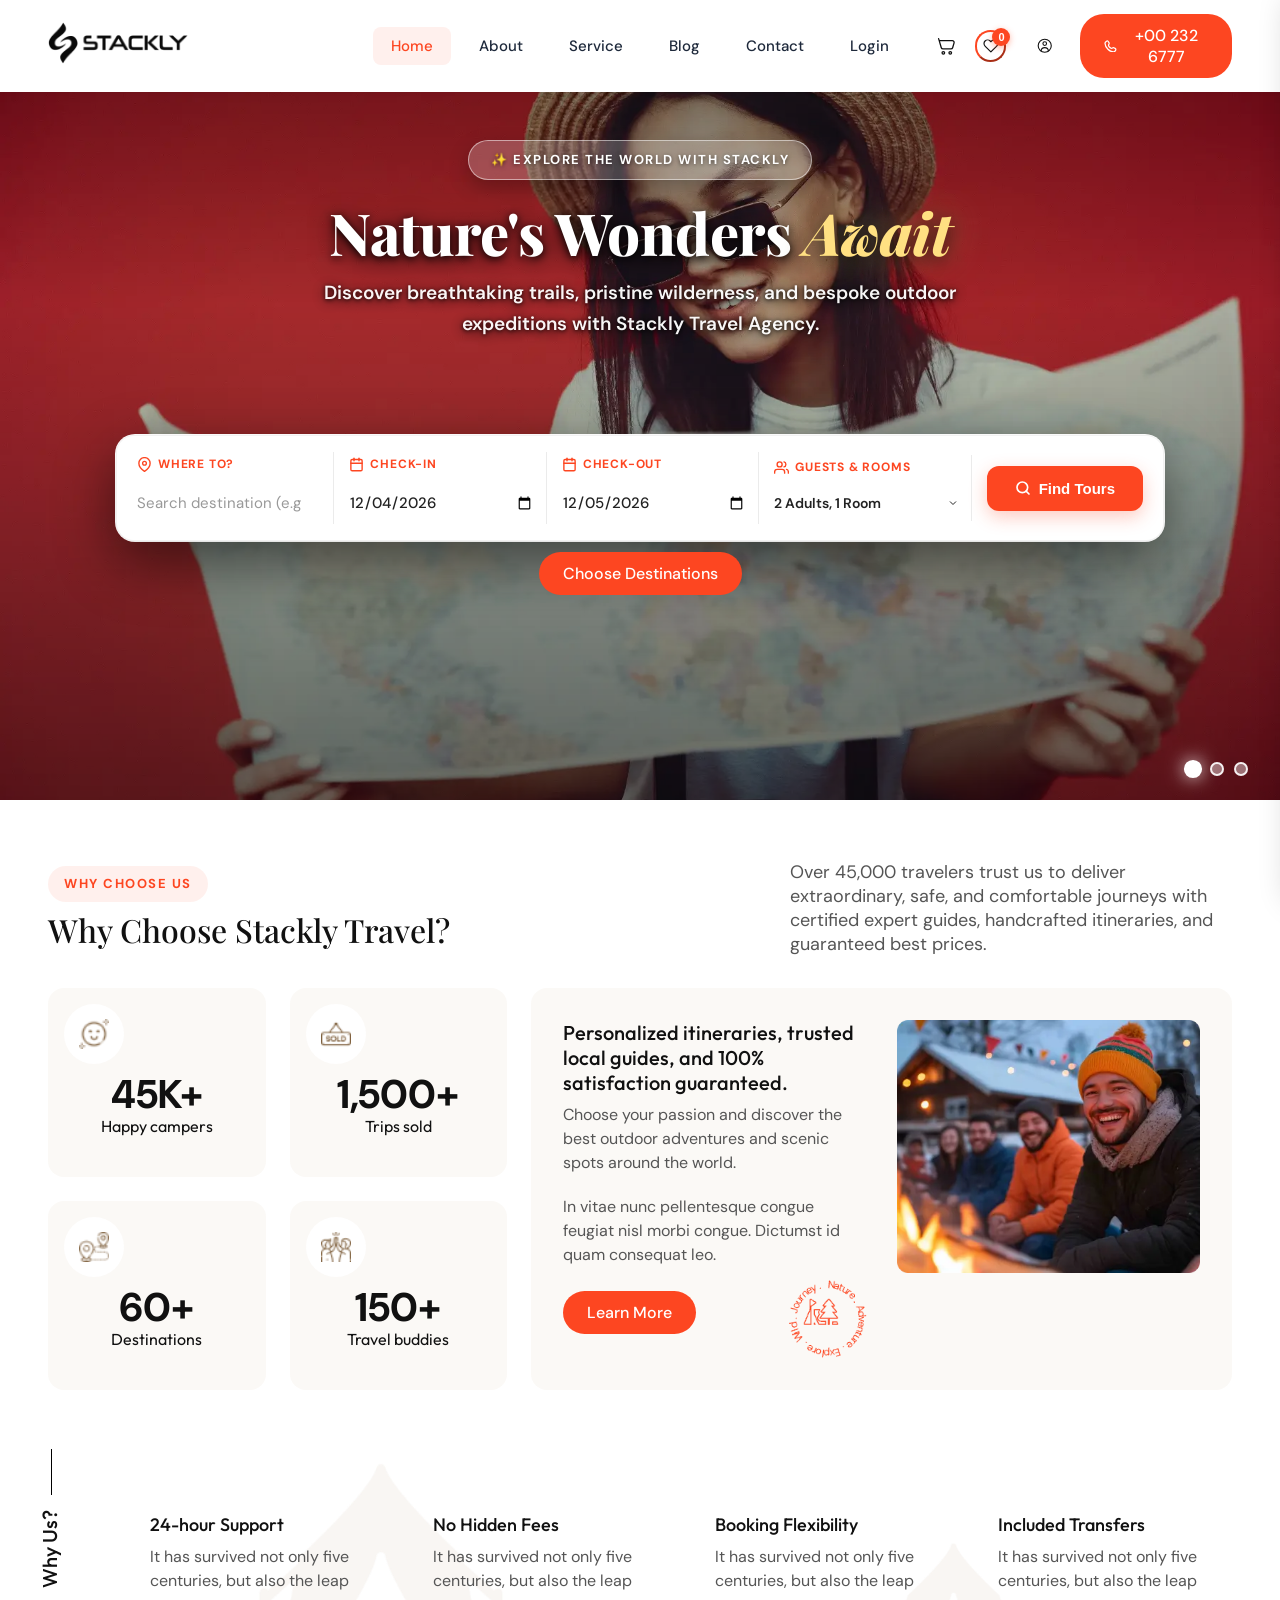
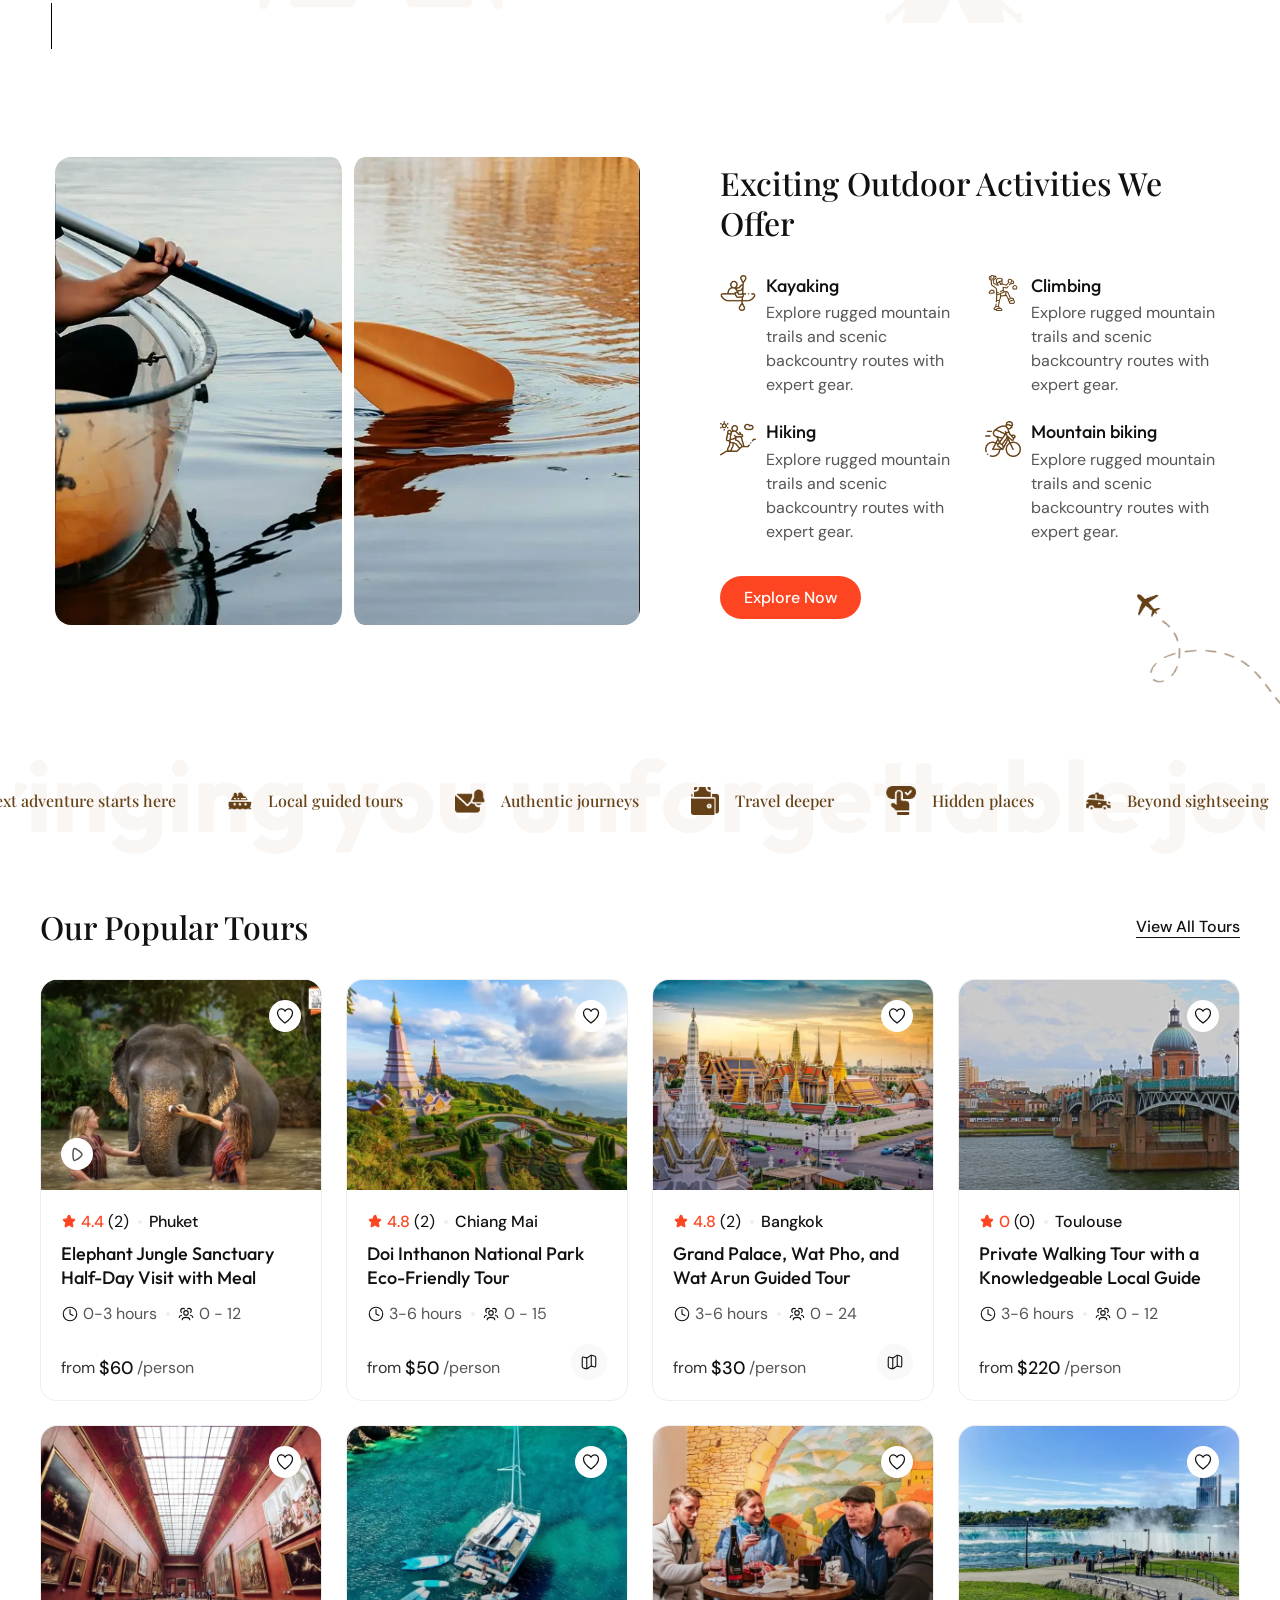
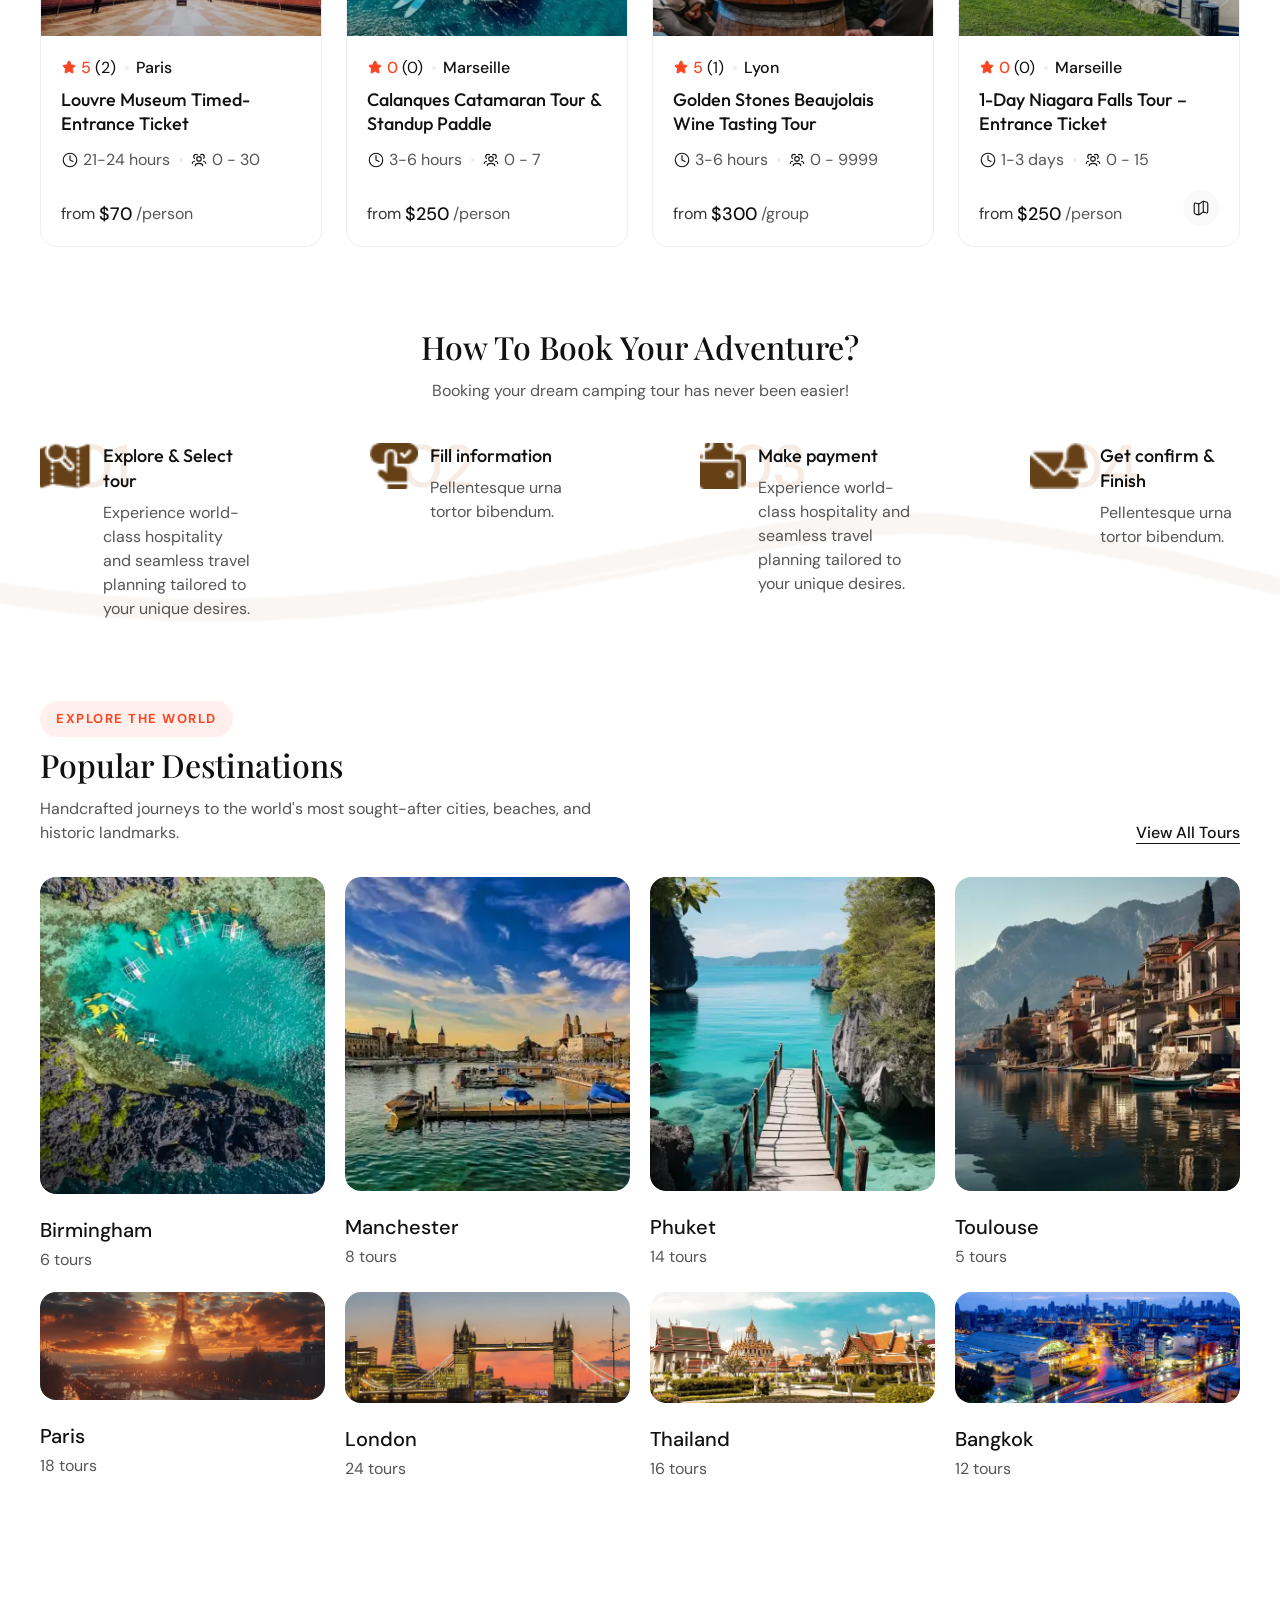
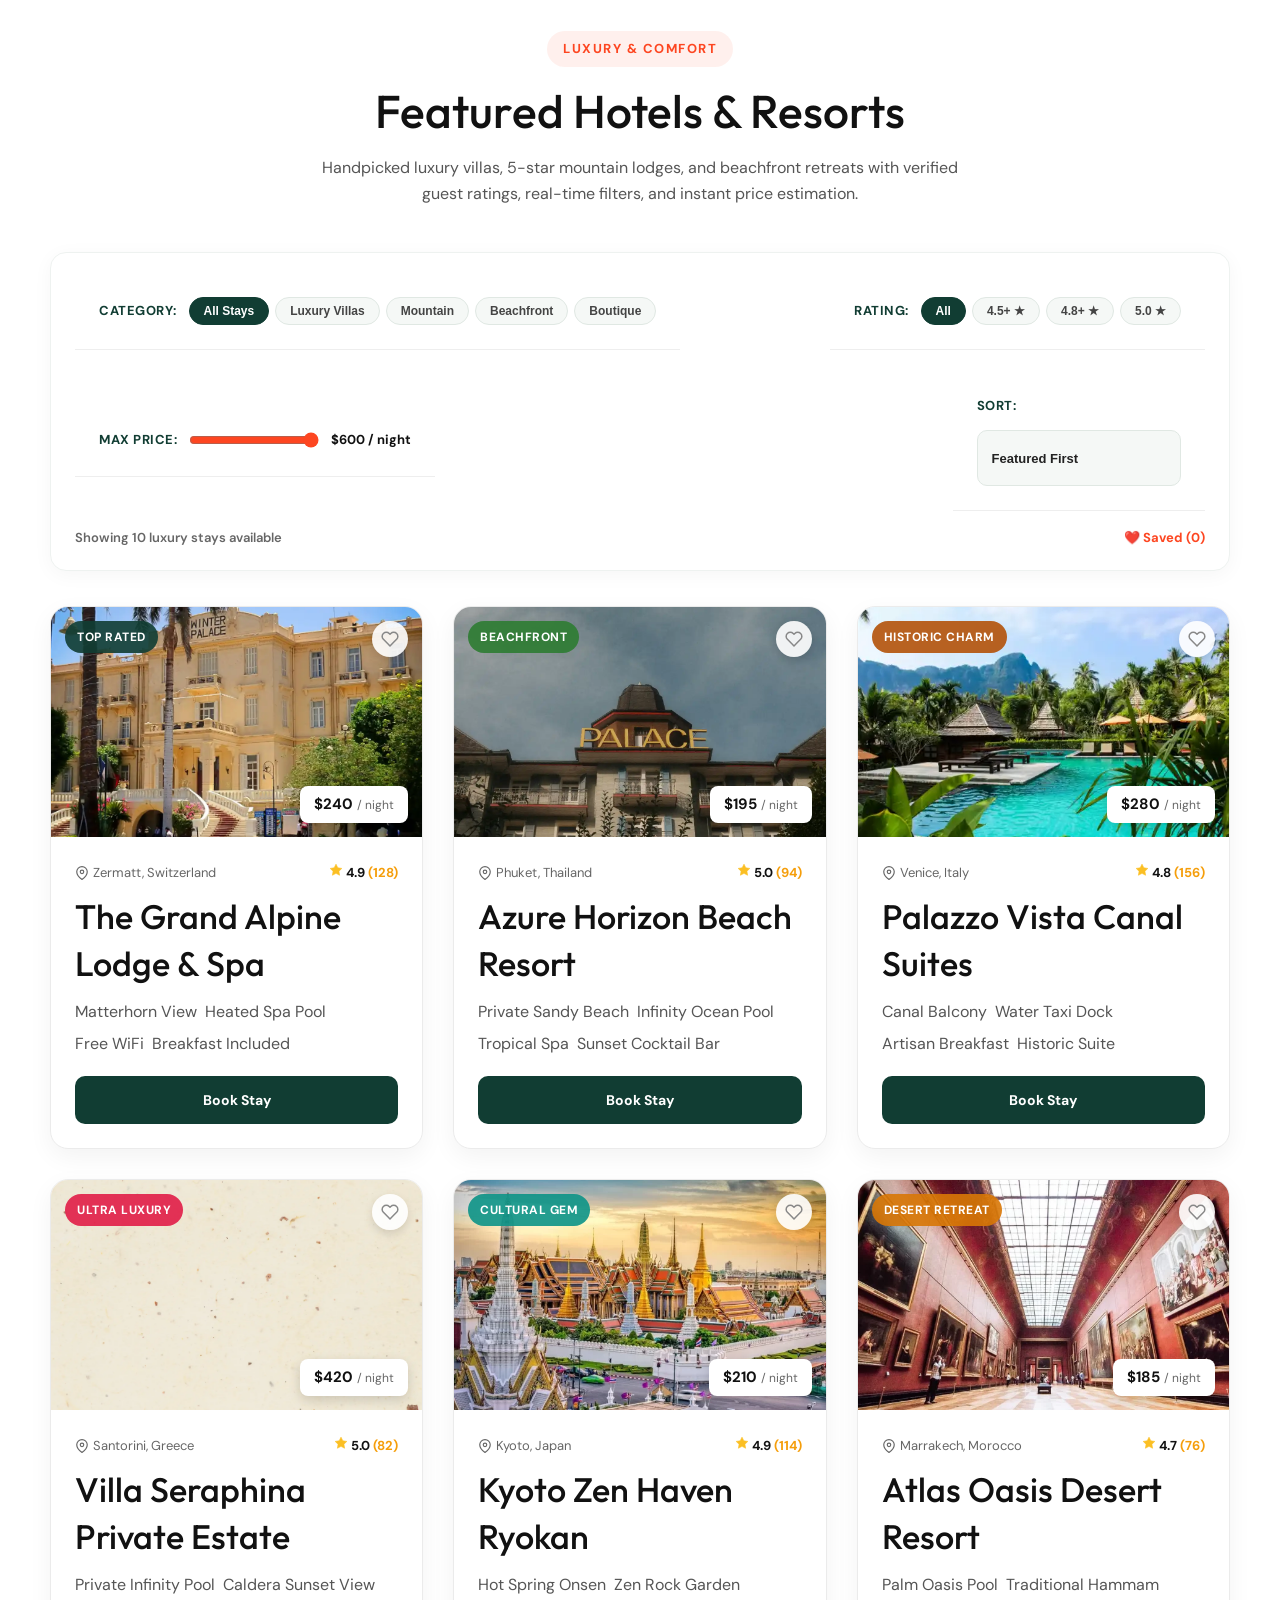
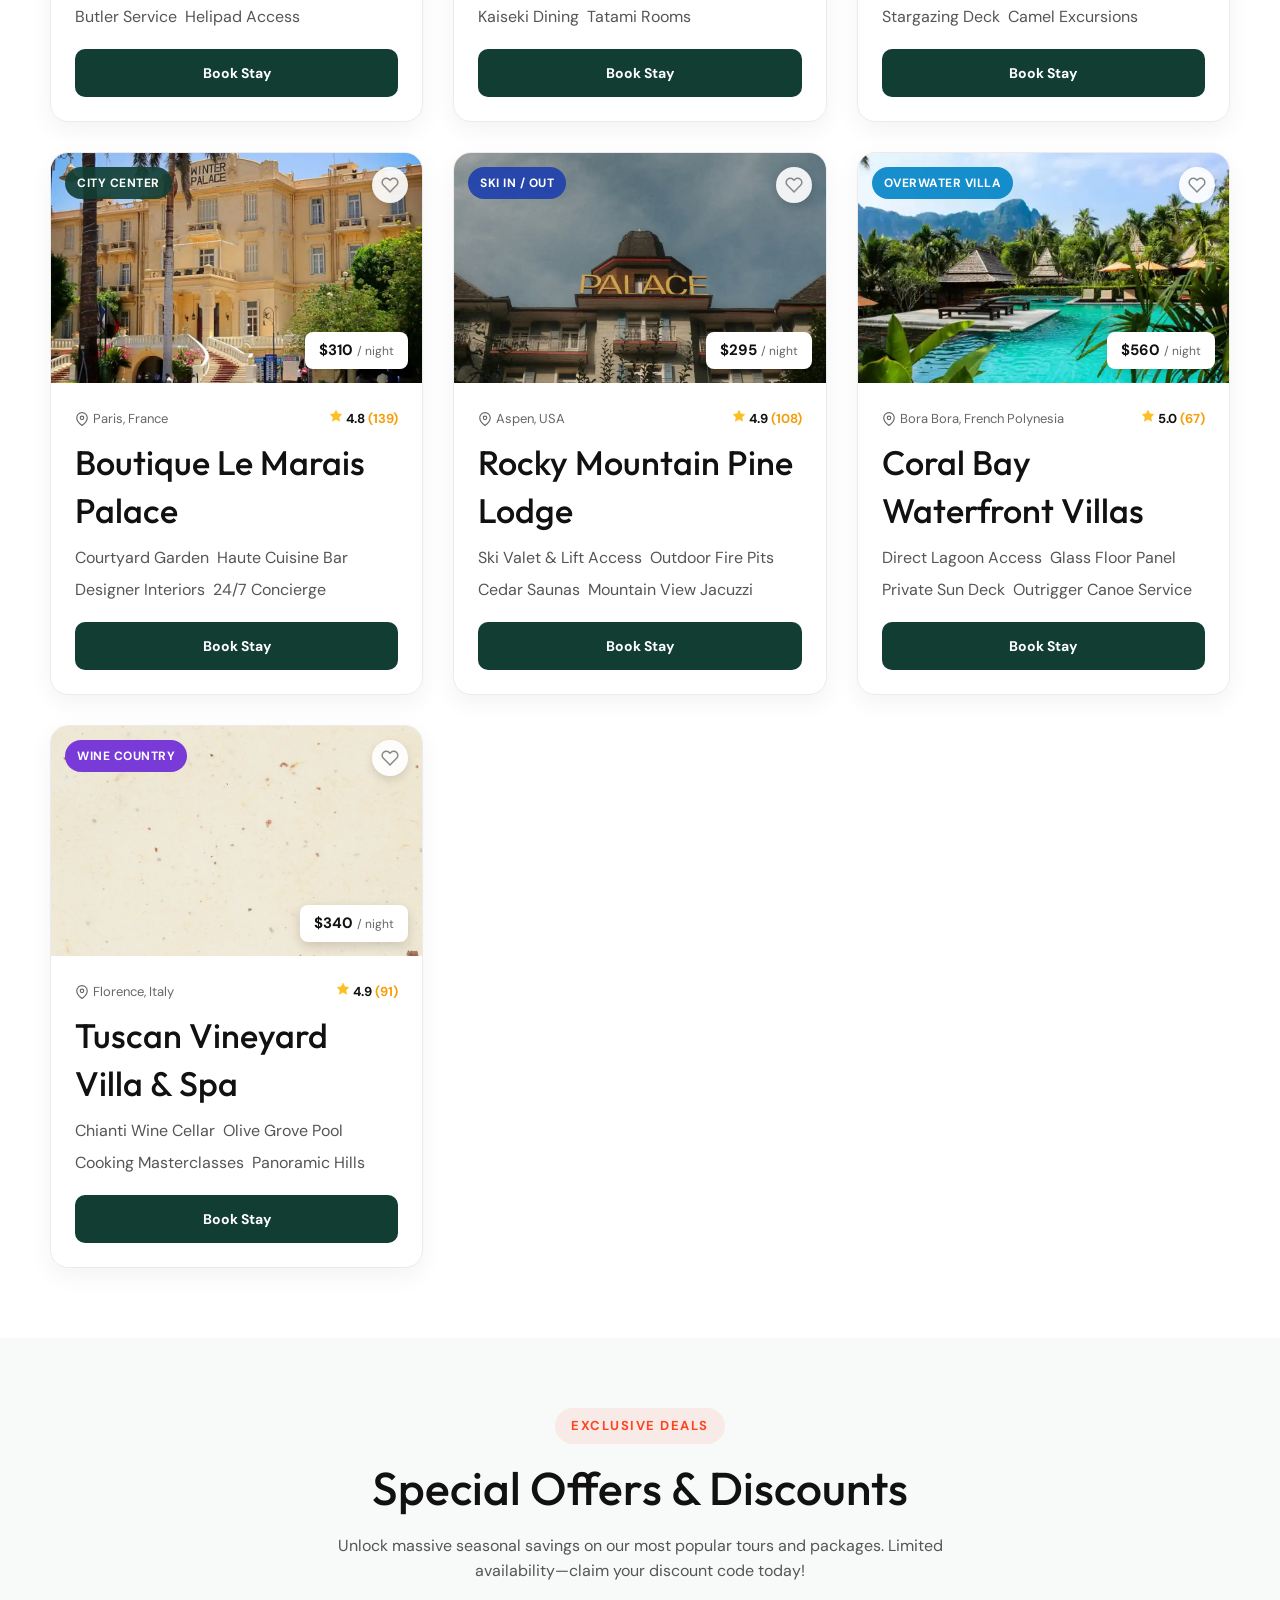
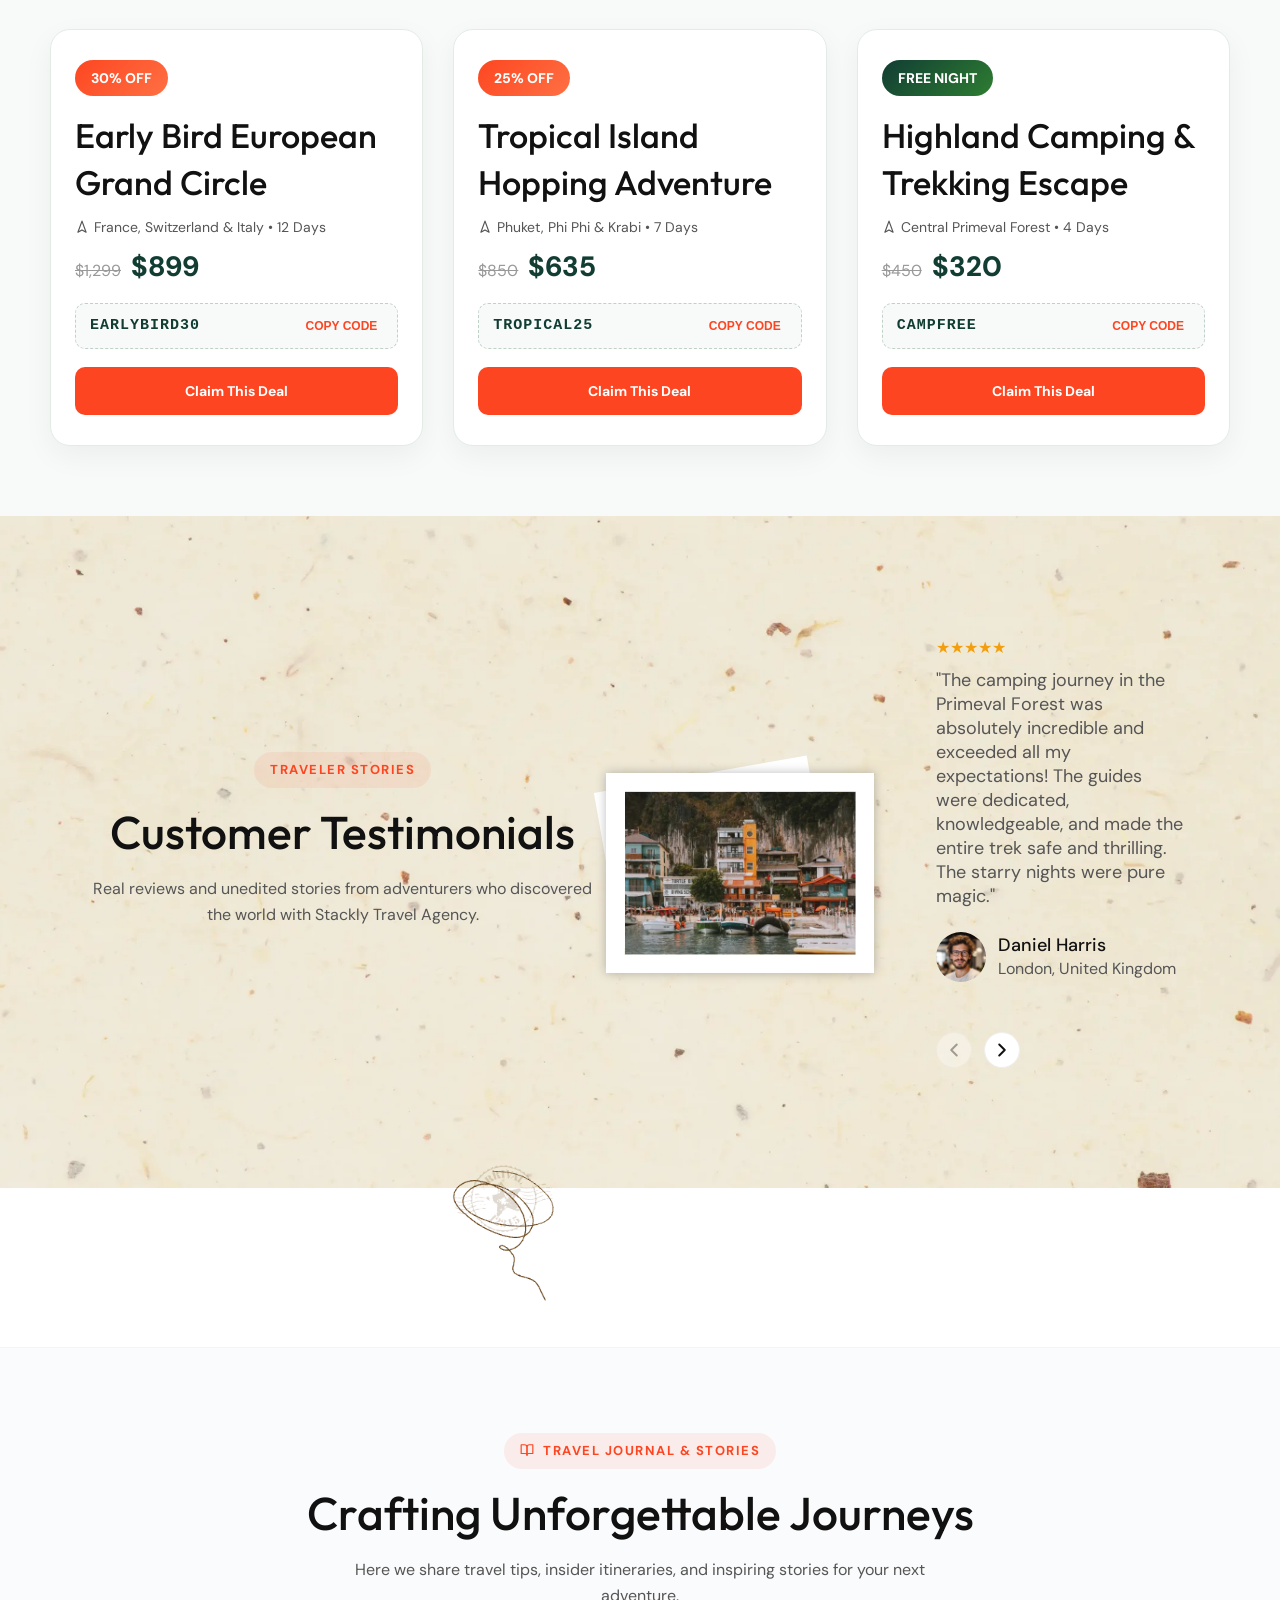
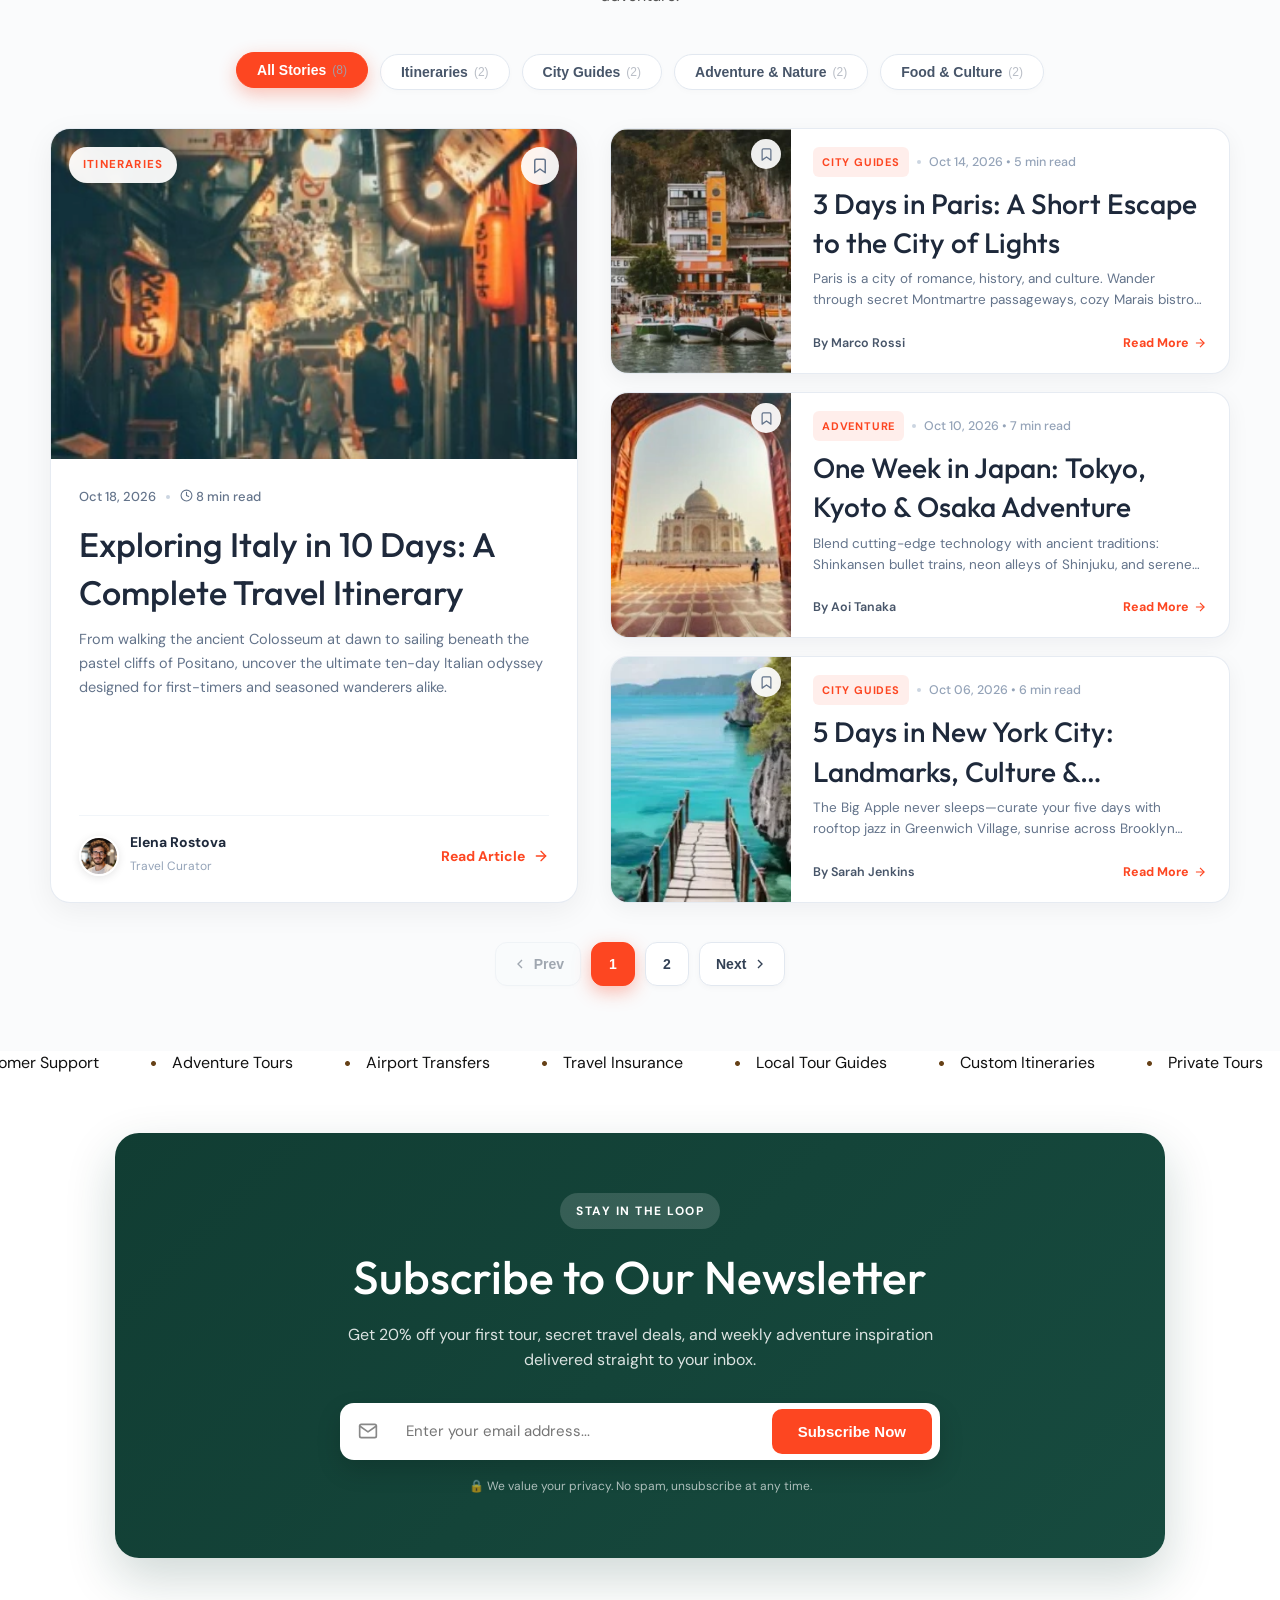
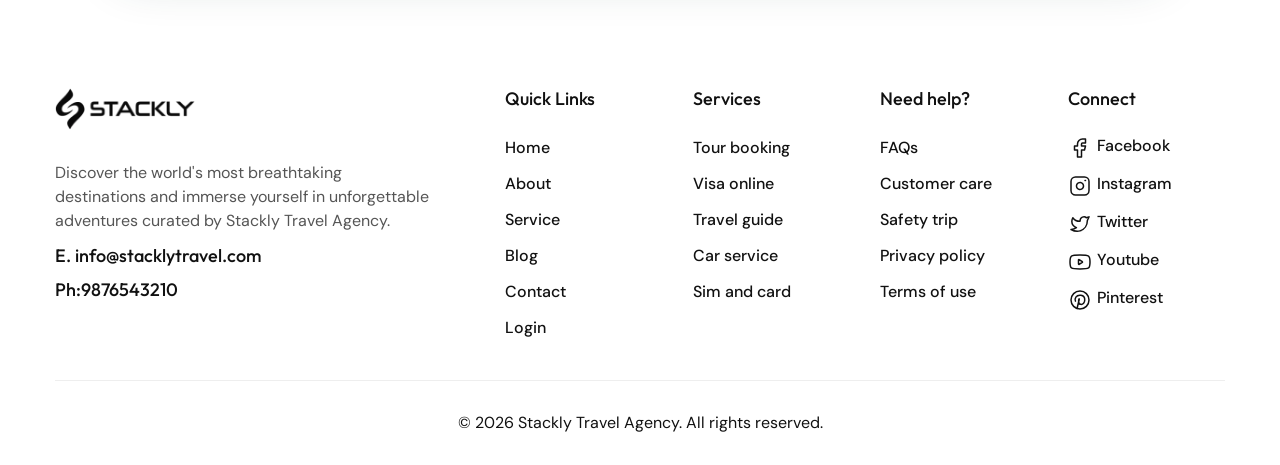
<file: index.html>
<!DOCTYPE html>
<html lang="en">
<head>
    <meta charset="UTF-8">
    <meta http-equiv="refresh" content="0; url=html/index.html">
    <title>Redirecting to Stackly Travel Agency...</title>
    <script>
        window.location.href = "html/index.html";
    </script>
</head>
<body>
    <p>Redirecting to <a href="html/index.html">Stackly Travel Agency</a>...</p>
</body>
</html>
</file>
